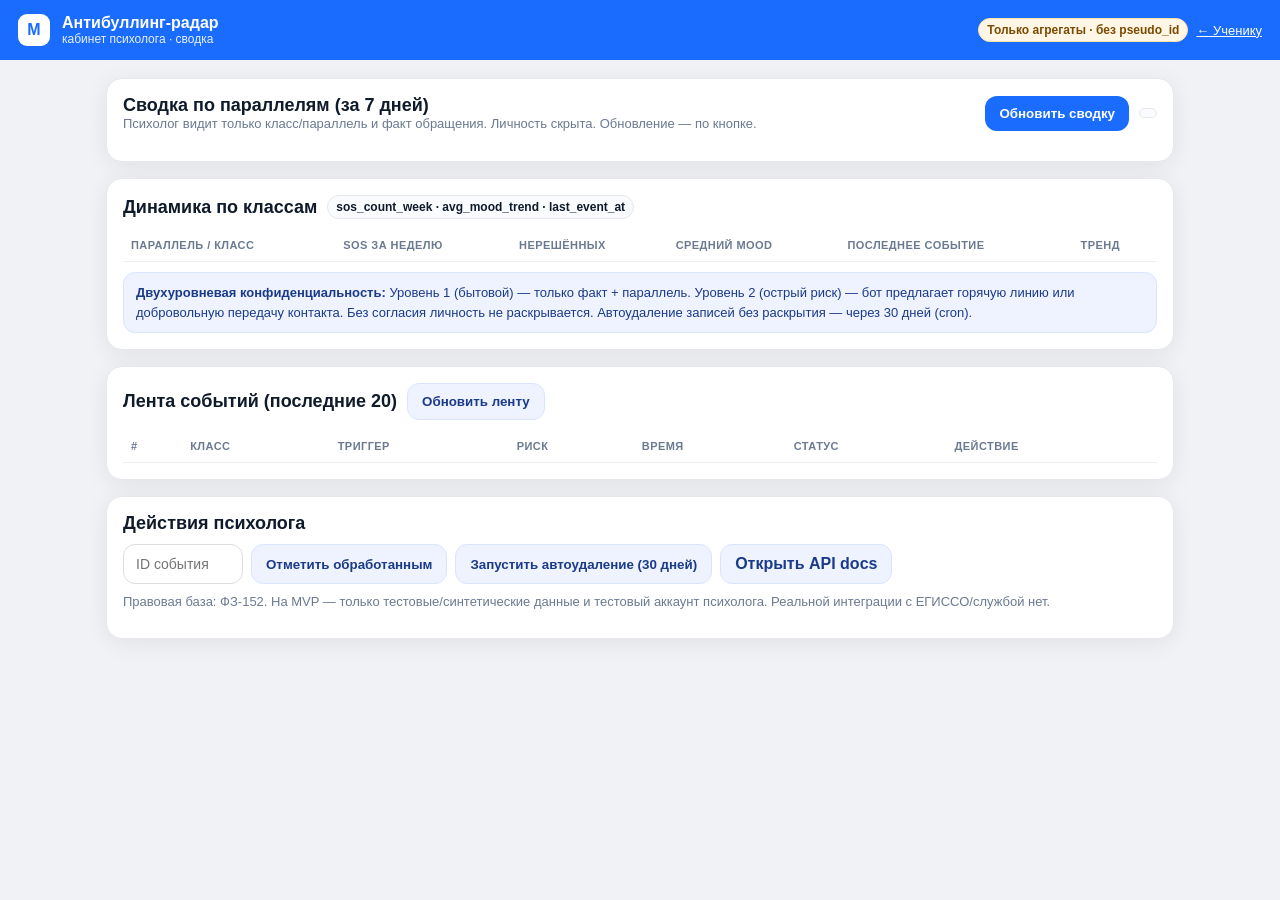
<file: miniapp/psych.html>
<!doctype html>
<html lang="ru">
<head>
<meta charset="utf-8">
<meta name="viewport" content="width=device-width,initial-scale=1">
<title>Антибуллинг-радар — Кабинет психолога</title>
<link rel="stylesheet" href="./style.css">
</head>
<body>
<header>
  <div class="logo">M</div>
  <div>
    <div style="font-weight:750">Антибуллинг-радар</div>
    <div style="font-size:12px;opacity:.9">кабинет психолога · сводка</div>
  </div>
  <div style="margin-left:auto;display:flex;gap:8px;align-items:center">
    <span class="badge warn">Только агрегаты · без pseudo_id</span>
    <a href="./student.html" style="color:#fff;text-decoration:underline;font-size:13px">← Ученику</a>
  </div>
</header>

<div class="wrap">
  <div class="card">
    <div style="display:flex;align-items:center;gap:10px;flex-wrap:wrap">
      <div>
        <div class="h1">Сводка по параллелям (за 7 дней)</div>
        <div class="muted">Психолог видит только класс/параллель и факт обращения. Личность скрыта. Обновление — по кнопке.</div>
      </div>
      <button class="btn" style="margin-left:auto" onclick="loadReport()">Обновить сводку</button>
      <span id="generated" class="badge"></span>
    </div>
    <div class="grid grid-3" id="kpis" style="margin-top:14px"></div>
  </div>

  <div class="card">
    <div style="display:flex;align-items:center;gap:10px">
      <div class="h1">Динамика по классам</div>
      <span class="badge">sos_count_week · avg_mood_trend · last_event_at</span>
    </div>
    <div style="overflow:auto;margin-top:10px">
      <table>
        <thead><tr><th>Параллель / класс</th><th>SOS за неделю</th><th>Нерешённых</th><th>Средний mood</th><th>Последнее событие</th><th>Тренд</th></tr></thead>
        <tbody id="tbody"></tbody>
      </table>
    </div>
    <div class="notice info" style="margin-top:10px">
      <b>Двухуровневая конфиденциальность:</b> Уровень 1 (бытовой) — только факт + параллель. Уровень 2 (острый риск) — бот предлагает горячую линию или добровольную передачу контакта. Без согласия личность не раскрывается. Автоудаление записей без раскрытия — через 30 дней (cron).
    </div>
  </div>

  <div class="card">
    <div style="display:flex;align-items:center;gap:10px">
      <div class="h1">Лента событий (последние 20)</div>
      <button class="btn secondary" onclick="loadEvents()">Обновить ленту</button>
    </div>
    <div style="overflow:auto;margin-top:10px">
      <table>
        <thead><tr><th>#</th><th>Класс</th><th>Триггер</th><th>Риск</th><th>Время</th><th>Статус</th><th>Действие</th></tr></thead>
        <tbody id="eventsBody"></tbody>
      </table>
    </div>
  </div>

  <div class="card">
    <div class="h1">Действия психолога</div>
    <div style="display:flex;gap:8px;margin-top:10px;flex-wrap:wrap">
      <input id="resolveId" placeholder="ID события" style="width:120px">
      <button class="btn secondary" onclick="resolve()">Отметить обработанным</button>
      <button class="btn secondary" onclick="cleanup()">Запустить автоудаление (30 дней)</button>
      <a class="btn secondary" href="http://localhost:8000/docs" target="_blank">Открыть API docs</a>
    </div>
    <div id="actionMsg" class="notice" style="display:none;margin-top:10px"></div>
    <p class="muted" style="margin-top:10px">Правовая база: ФЗ-152. На MVP — только тестовые/синтетические данные и тестовый аккаунт психолога. Реальной интеграции с ЕГИССО/службой нет.</p>
  </div>
</div>

<script>
const BACKEND = (window.BACKEND||'http://localhost:8000');
async function loadReport(){
  const r = await fetch(BACKEND+'/api/psych/report').then(r=>r.json());
  document.getElementById('generated').textContent = 'Обновлено: ' + new Date(r.generated_at).toLocaleString('ru-RU');
  const tbody=document.getElementById('tbody');
  const kpis=document.getElementById('kpis');
  tbody.innerHTML='';
  // KPIs
  const total = r.total_sos_week;
  const maxRow = [...r.rows].sort((a,b)=>b.sos_count_week-a.sos_count_week)[0];
  const lowMood = [...r.rows].filter(x=>x.avg_mood_trend!==null).sort((a,b)=>a.avg_mood_trend-b.avg_mood_trend)[0];
  kpis.innerHTML = `
    <div class="kpi card" style="box-shadow:none;border:1px solid #e6e8eb"><span>Всего SOS за неделю</span><b>${total}</b><span>по всем параллелям</span></div>
    <div class="kpi card" style="box-shadow:none;border:1px solid #e6e8eb"><span>Пик обращений</span><b>${maxRow?maxRow.class_group+' · '+maxRow.sos_count_week:'—'}</b><span>где больше сигналов</span></div>
    <div class="kpi card" style="box-shadow:none;border:1px solid #e6e8eb"><span>Самый низкий mood</span><b>${lowMood?lowMood.class_group+' · '+lowMood.avg_mood_trend:'—'}</b><span>средний уровень 1–5</span></div>
  `;
  r.rows.forEach(row=>{
    const tr=document.createElement('tr');
    const mood = row.avg_mood_trend ?? '—';
    const moodCls = mood==='—'?'':(mood<2.5?'danger':mood<3.5?'warn':'ok');
    const last = row.last_event_at ? new Date(row.last_event_at).toLocaleString('ru-RU') : '—';
    const trend = row.sos_count_week>2 ? '<span class="badge danger">требует внимания</span>' : row.sos_count_week>0 ? '<span class="badge warn">наблюдение</span>' : '<span class="badge ok">стабильно</span>';
    tr.innerHTML = `<td><b>${row.class_group}</b></td>
      <td>${row.sos_count_week}</td>
      <td>${row.unresolved_count}</td>
      <td><span class="badge ${moodCls}">${mood}</span></td>
      <td style="font-size:12px">${last}</td>
      <td>${trend}</td>`;
    tbody.appendChild(tr);
  });
  if(!r.rows.length){
    tbody.innerHTML='<tr><td colspan="6" style="text-align:center;color:#6b7a90">Нет данных за неделю — пока тихо</td></tr>';
  }
}
async function loadEvents(){
  const rows = await fetch(BACKEND+'/api/psych/events?limit=20').then(r=>r.json());
  const tbody=document.getElementById('eventsBody');
  tbody.innerHTML='';
  rows.forEach(e=>{
    const tr=document.createElement('tr');
    const risk = e.risk_level==='elevated' ? '<span class="badge danger">elevated</span>' : '<span class="badge ok">standard</span>';
    const trig = e.trigger_type==='manual_sos'?'Ручной SOS':e.trigger_type==='3day_decline'?'3 дня ухудшения':'Маркер риска';
    const status = e.resolved ? '<span class="badge ok">обработан</span>' : '<span class="badge warn">новый</span>';
    tr.innerHTML = `<td>#${e.id}</td><td>${e.class_group}</td><td>${trig}</td><td>${risk}</td><td style="font-size:12px">${new Date(e.created_at).toLocaleString('ru-RU')}</td><td>${status}</td><td>${e.resolved?'—':'<button class="btn secondary" style="padding:4px 8px;font-size:12px" onclick="document.getElementById(\'resolveId\').value='+e.id+';resolve()">✓</button>'}</td>`;
    tbody.appendChild(tr);
  });
  if(!rows.length) tbody.innerHTML='<tr><td colspan="7" style="text-align:center;color:#6b7a90">Событий нет</td></tr>';
}
async function resolve(){
  const id=document.getElementById('resolveId').value.trim();
  if(!id) return alert('Укажи ID');
  const r=await fetch(BACKEND+'/api/psych/resolve/'+id,{method:'POST'}).then(r=>r.json());
  const box=document.getElementById('actionMsg');
  box.style.display='block'; box.className='notice info'; box.textContent = 'Событие #'+id+' отмечено обработанным.';
  loadReport(); loadEvents();
}
async function cleanup(){
  const r=await fetch(BACKEND+'/api/admin/cleanup?days=30',{method:'POST'}).then(r=>r.json());
  const box=document.getElementById('actionMsg');
  box.style.display='block'; box.className='notice info'; box.textContent = 'Автоудаление: удалено записей '+r.deleted+' (старше 30 дней, без раскрытия)';
}
loadReport(); loadEvents();
</script>
</body>
</html>
</file>
<file: miniapp/style.css>
:root{
  --blue:#1a6cff;
  --bg:#f0f2f5;
  --card:#fff;
  --text:#0f1a2a;
  --muted:#6b7a90;
  --ok:#0fb27a;
  --warn:#ff9500;
  --danger:#ff2e55;
  --bd:#e6e8eb;
}
*{box-sizing:border-box}
body{margin:0;font-family:Inter,-apple-system,Segoe UI,Roboto,sans-serif;background:var(--bg);color:var(--text)}
a{color:var(--blue);text-decoration:none}
header{position:sticky;top:0;background:var(--blue);color:#fff;padding:14px 18px;display:flex;align-items:center;gap:12px;z-index:10}
header .logo{width:32px;height:32px;background:#fff;color:var(--blue);border-radius:9px;display:grid;place-items:center;font-weight:800}
.wrap{max-width:1100px;margin:18px auto;padding:0 16px;display:grid;gap:16px}
.card{background:var(--card);border-radius:16px;box-shadow:0 4px 24px rgba(0,0,0,.07);padding:16px;border:1px solid var(--bd)}
.h1{font-size:18px;font-weight:750;margin:0}
.muted{color:var(--muted);font-size:13px}
.grid{display:grid;gap:16px}
.grid-2{grid-template-columns:1fr 1fr}
.grid-3{grid-template-columns:repeat(3,1fr)}
@media(max-width:900px){.grid-2,.grid-3{grid-template-columns:1fr}}
.kpi{display:flex;flex-direction:column;gap:6px}
.kpi b{font-size:22px}
.kpi span{font-size:12px;color:var(--muted)}
.badge{display:inline-flex;align-items:center;gap:6px;padding:4px 8px;border-radius:20px;font-size:12px;font-weight:600;border:1px solid var(--bd);background:#fafbff}
.badge.ok{background:#e6fbf3;border-color:#bfeede;color:#0a6b4a}
.badge.warn{background:#fff6e6;border-color:#ffe2a8;color:#7a4a00}
.badge.danger{background:#ffe6eb;border-color:#ffc2cd;color:#8a0a22}
.btn{appearance:none;border:0;background:var(--blue);color:#fff;padding:10px 14px;border-radius:12px;font-weight:650;cursor:pointer}
.btn.secondary{background:#eef3ff;color:#1a3a8a;border:1px solid #dbe4ff}
.btn.danger{background:var(--danger)}
.btn:disabled{opacity:.5;cursor:not-allowed}
input,select{padding:10px 12px;border:1px solid #ddd;border-radius:12px;outline:none;font-size:14px;width:100%}
.mood-row{display:flex;gap:8px;flex-wrap:wrap}
.mood{flex:1;min-width:90px;padding:10px;border-radius:12px;border:1px solid var(--bd);background:#fff;text-align:center;cursor:pointer;transition:.15s}
.mood:hover{transform:translateY(-1px);box-shadow:0 4px 12px rgba(0,0,0,.06)}
.mood.active{border-color:var(--blue);background:#eef3ff;box-shadow:0 0 0 2px #dbe4ff inset}
.mood b{display:block;font-size:13px}
.mood span{font-size:22px}
.chartWrap{position:relative;height:220px}
table{width:100%;border-collapse:collapse;font-size:13px}
th,td{padding:10px 8px;border-bottom:1px solid #eee;text-align:left}
th{font-size:11px;letter-spacing:.04em;text-transform:uppercase;color:var(--muted)}
.notice{padding:10px 12px;border-radius:12px;font-size:13px;line-height:1.5;border:1px solid var(--bd)}
.notice.info{background:#eef3ff;border-color:#dbe4ff;color:#1a3a8a}
.notice.warn{background:#fff6e6;border-color:#ffe2a8}
.tabs{display:flex;gap:8px;flex-wrap:wrap}
.tab{padding:8px 12px;border-radius:20px;border:1px solid var(--bd);background:#fff;cursor:pointer;font-size:13px;font-weight:600}
.tab.active{background:var(--blue);color:#fff;border-color:var(--blue)}
.pill{font-size:11px;padding:2px 6px;border-radius:20px;background:#eef3ff;color:#1a3a8a;border:1px solid #dbe4ff}
</file>
